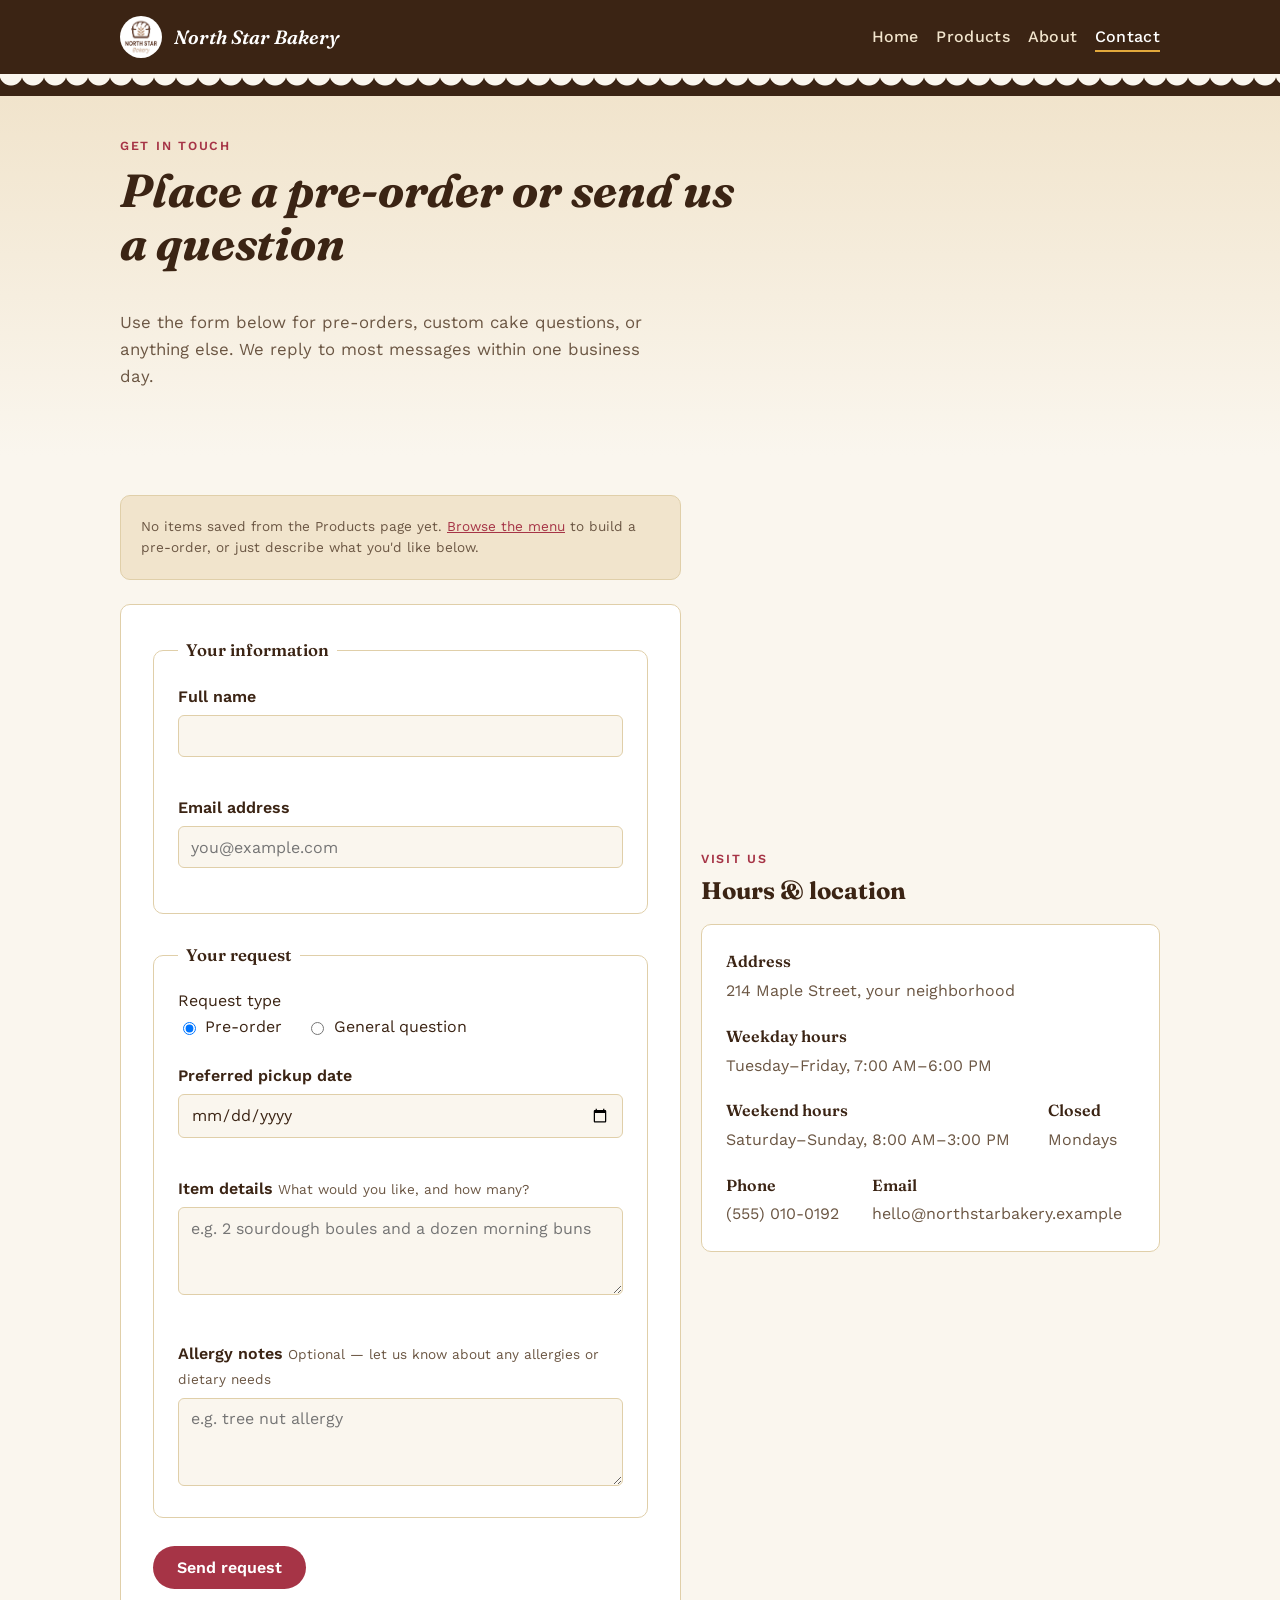
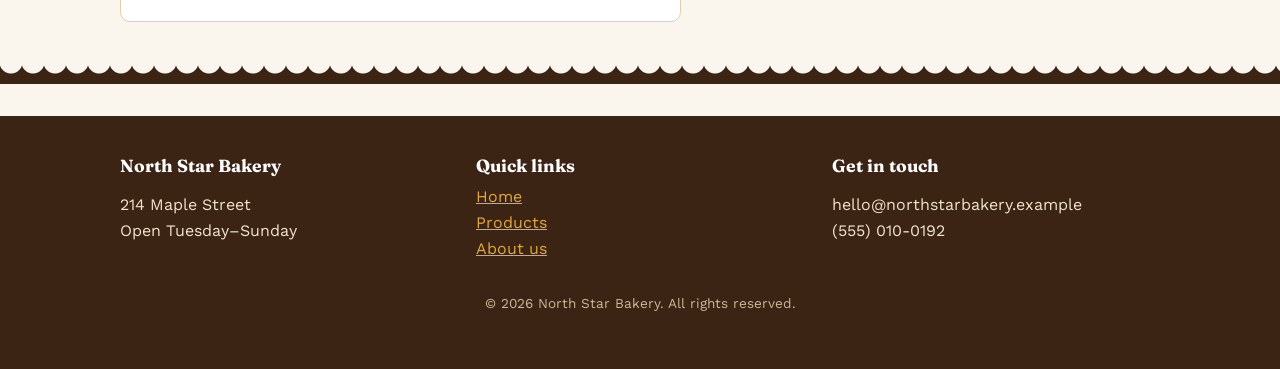
<file: contact.html>
<!DOCTYPE html>
<html lang="en">
<head>
  <meta charset="UTF-8" />
  <meta name="viewport" content="width=device-width, initial-scale=1.0" />
  <title>Contact &amp; Pre-Orders | North Star Bakery</title>
  <meta name="description" content="Contact North Star Bakery to place a pre-order or ask a general question. Find our hours and location." />
  <link rel="preconnect" href="https://fonts.googleapis.com" />
  <link href="https://fonts.googleapis.com/css2?family=Fraunces:ital,wght@0,500;0,600;1,600&family=Work+Sans:wght@400;500;600&display=swap" rel="stylesheet" />
  <link rel="stylesheet" href="css/style.css" />
</head>
<body>

  <header class="site-header">
    <div class="wrap">
      <a class="brand" href="index.html">
        <img src="images/bakery-logo.png" alt="North Star Bakery logo, a star above a loaf of bread" />
        <span class="brand-name">North Star Bakery</span>
      </a>
      <nav class="main-nav" aria-label="Primary">
        <ul>
          <li><a href="index.html">Home</a></li>
          <li><a href="products.html">Products</a></li>
          <li><a href="about.html">About</a></li>
          <li><a href="contact.html" aria-current="page">Contact<span id="cart-badge" class="cart-badge" hidden aria-live="polite"></span></a></li>
        </ul>
      </nav>
    </div>
  </header>
  <div class="scallop" role="presentation"></div>

  <main id="main-content">

    <section class="hero">
      <div class="wrap">
        <span class="section-eyebrow">Get in touch</span>
        <h1>Place a pre-order or send us a question</h1>
        <p class="lede">Use the form below for pre-orders, custom cake questions, or anything else. We reply to most messages within one business day.</p>
      </div>
    </section>

    <!-- Pre-order / inquiry form -->
    <section>
      <div class="wrap flex flex-2 align-center">

        <div>
          <div id="contact-order-summary"></div>
          <div id="form-success" class="media-block" role="status" tabindex="-1" hidden style="margin-bottom:1.5rem; border-color:var(--color-berry);">
            <strong>Thanks — your request has been received!</strong> We'll follow up by email to confirm your pickup details.
          </div>

          <form id="preorder-form" action="#" method="post" novalidate>

            <fieldset>
              <legend>Your information</legend>

              <div class="field">
                <label for="name">Full name</label>
                <input type="text" id="name" name="name" required autocomplete="name" aria-describedby="name-error" />
                <span id="name-error" class="field-error" role="alert"></span>
              </div>

              <div class="field">
                <label for="email">Email address</label>
                <input
                  type="email"
                  id="email"
                  name="email"
                  required
                  autocomplete="email"
                  placeholder="you@example.com"
                  aria-describedby="email-error"
                />
                <span id="email-error" class="field-error" role="alert"></span>
              </div>
            </fieldset>

            <fieldset>
              <legend>Your request</legend>

              <div class="field">
                <span id="request-type-label">Request type</span>
                <div class="radio-group" role="radiogroup" aria-labelledby="request-type-label">
                  <label>
                    <input type="radio" name="request-type" value="pre-order" checked required />
                    Pre-order
                  </label>
                  <label>
                    <input type="radio" name="request-type" value="general-question" />
                    General question
                  </label>
                </div>
              </div>

              <div class="field">
                <label for="pickup-date">Preferred pickup date</label>
                <input type="date" id="pickup-date" name="pickup-date" aria-describedby="pickup-date-error" />
                <span id="pickup-date-error" class="field-error" role="alert"></span>
              </div>

              <div class="field">
                <label for="item-details">
                  Item details
                  <span class="hint">What would you like, and how many?</span>
                </label>
                <textarea
                  id="item-details"
                  name="item-details"
                  required
                  minlength="5"
                  placeholder="e.g. 2 sourdough boules and a dozen morning buns"
                  aria-describedby="item-details-error"
                ></textarea>
                <span id="item-details-error" class="field-error" role="alert"></span>
              </div>

              <div class="field">
                <label for="allergy-notes">
                  Allergy notes
                  <span class="hint">Optional — let us know about any allergies or dietary needs</span>
                </label>
                <textarea id="allergy-notes" name="allergy-notes" placeholder="e.g. tree nut allergy"></textarea>
              </div>
            </fieldset>

            <button type="submit" class="button">Send request</button>
          </form>
        </div>

        <div>
          <span class="section-eyebrow">Visit us</span>
          <h2>Hours &amp; location</h2>
          <dl class="info-strip">
            <div>
              <dt>Address</dt>
              <dd>214 Maple Street, your neighborhood</dd>
            </div>
            <div>
              <dt>Weekday hours</dt>
              <dd>Tuesday–Friday, 7:00 AM–6:00 PM</dd>
            </div>
            <div>
              <dt>Weekend hours</dt>
              <dd>Saturday–Sunday, 8:00 AM–3:00 PM</dd>
            </div>
            <div>
              <dt>Closed</dt>
              <dd>Mondays</dd>
            </div>
            <div>
              <dt>Phone</dt>
              <dd>(555) 010-0192</dd>
            </div>
            <div>
              <dt>Email</dt>
              <dd>hello@northstarbakery.example</dd>
            </div>
          </dl>
        </div>

      </div>
    </section>

  </main>

  <div class="scallop" role="presentation"></div>
  <footer class="site-footer">
    <div class="wrap">
      <div>
        <h2>North Star Bakery</h2>
        <p>214 Maple Street<br />Open Tuesday–Sunday</p>
      </div>
      <div>
        <h2>Quick links</h2>
        <nav aria-label="Footer">
          <ul style="list-style:none; padding:0; margin:0;">
            <li><a href="index.html">Home</a></li>
            <li><a href="products.html">Products</a></li>
            <li><a href="about.html">About us</a></li>
          </ul>
        </nav>
      </div>
      <div>
        <h2>Get in touch</h2>
        <p>hello@northstarbakery.example<br />(555) 010-0192</p>
      </div>
    </div>
    <p class="copyright">&copy; 2026 North Star Bakery. All rights reserved.</p>
  </footer>
  <script src="js/app.js"></script>
</body>
</html>
</file>
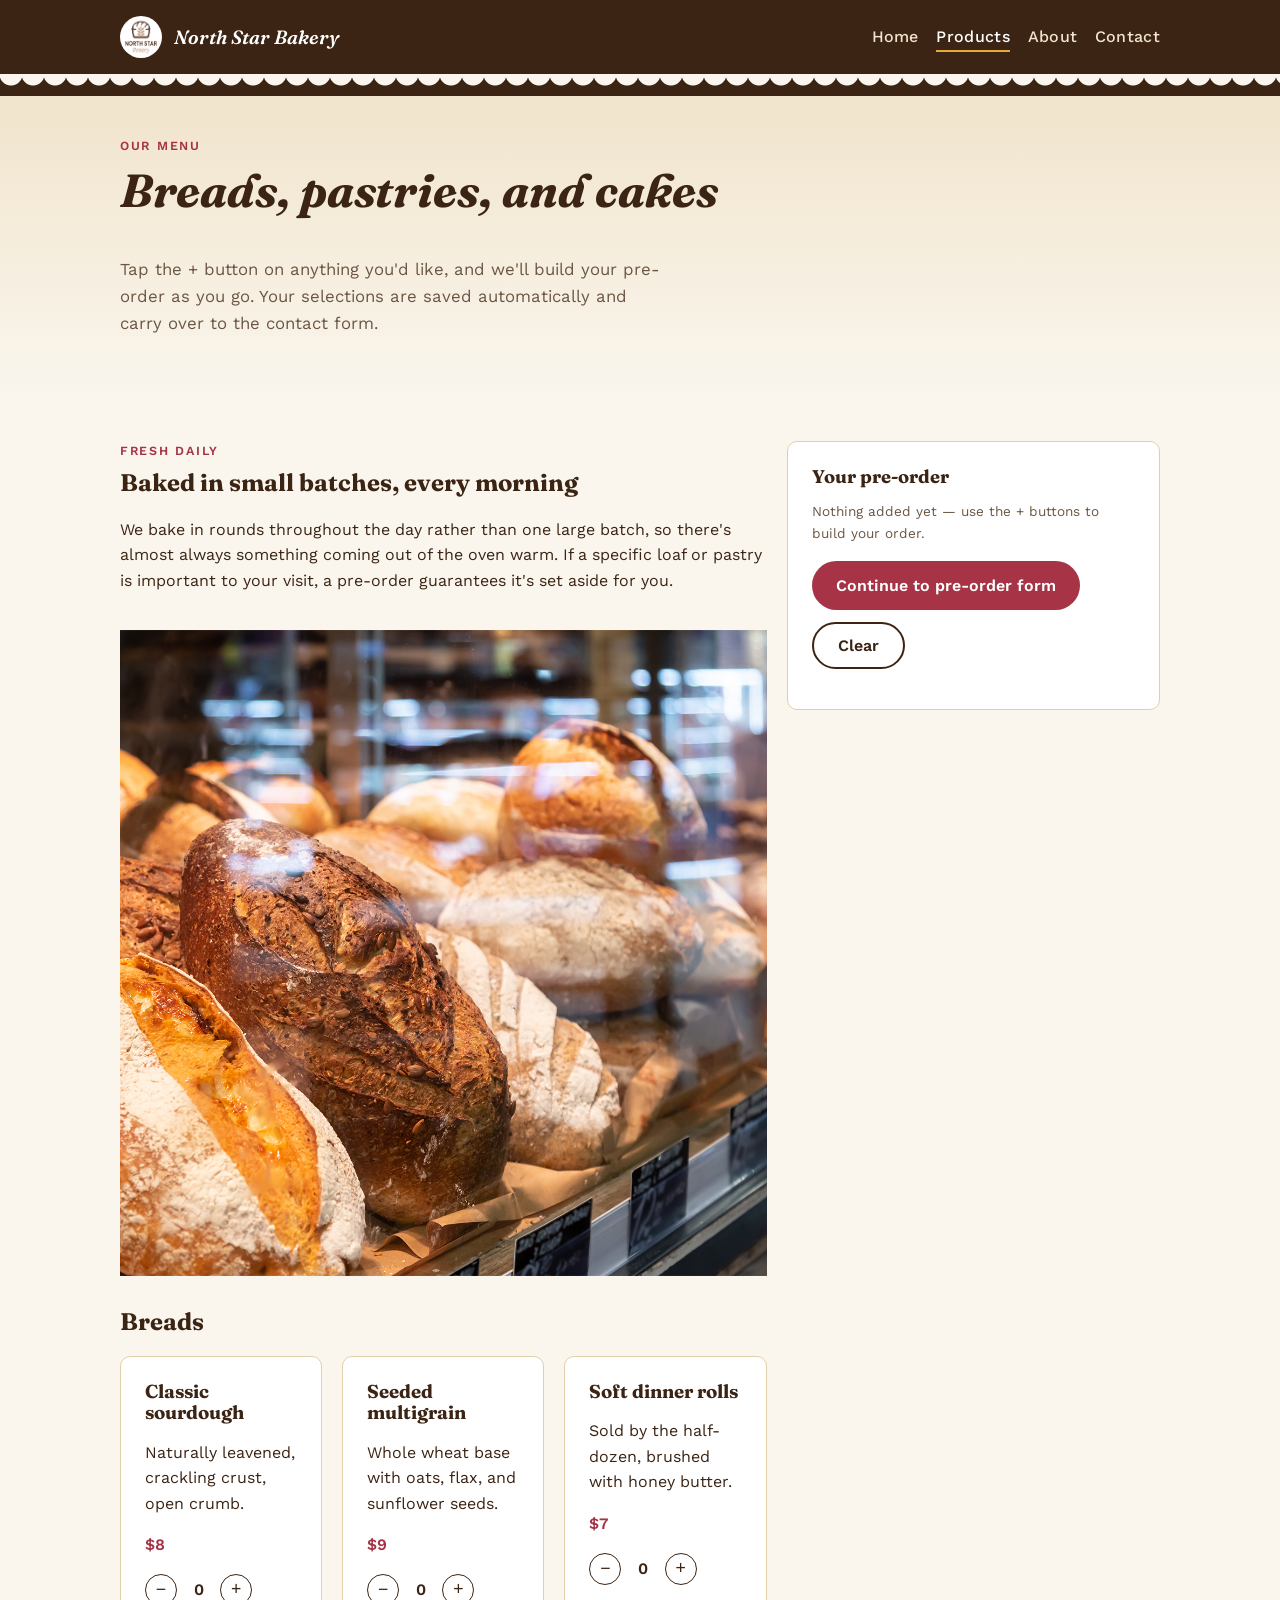
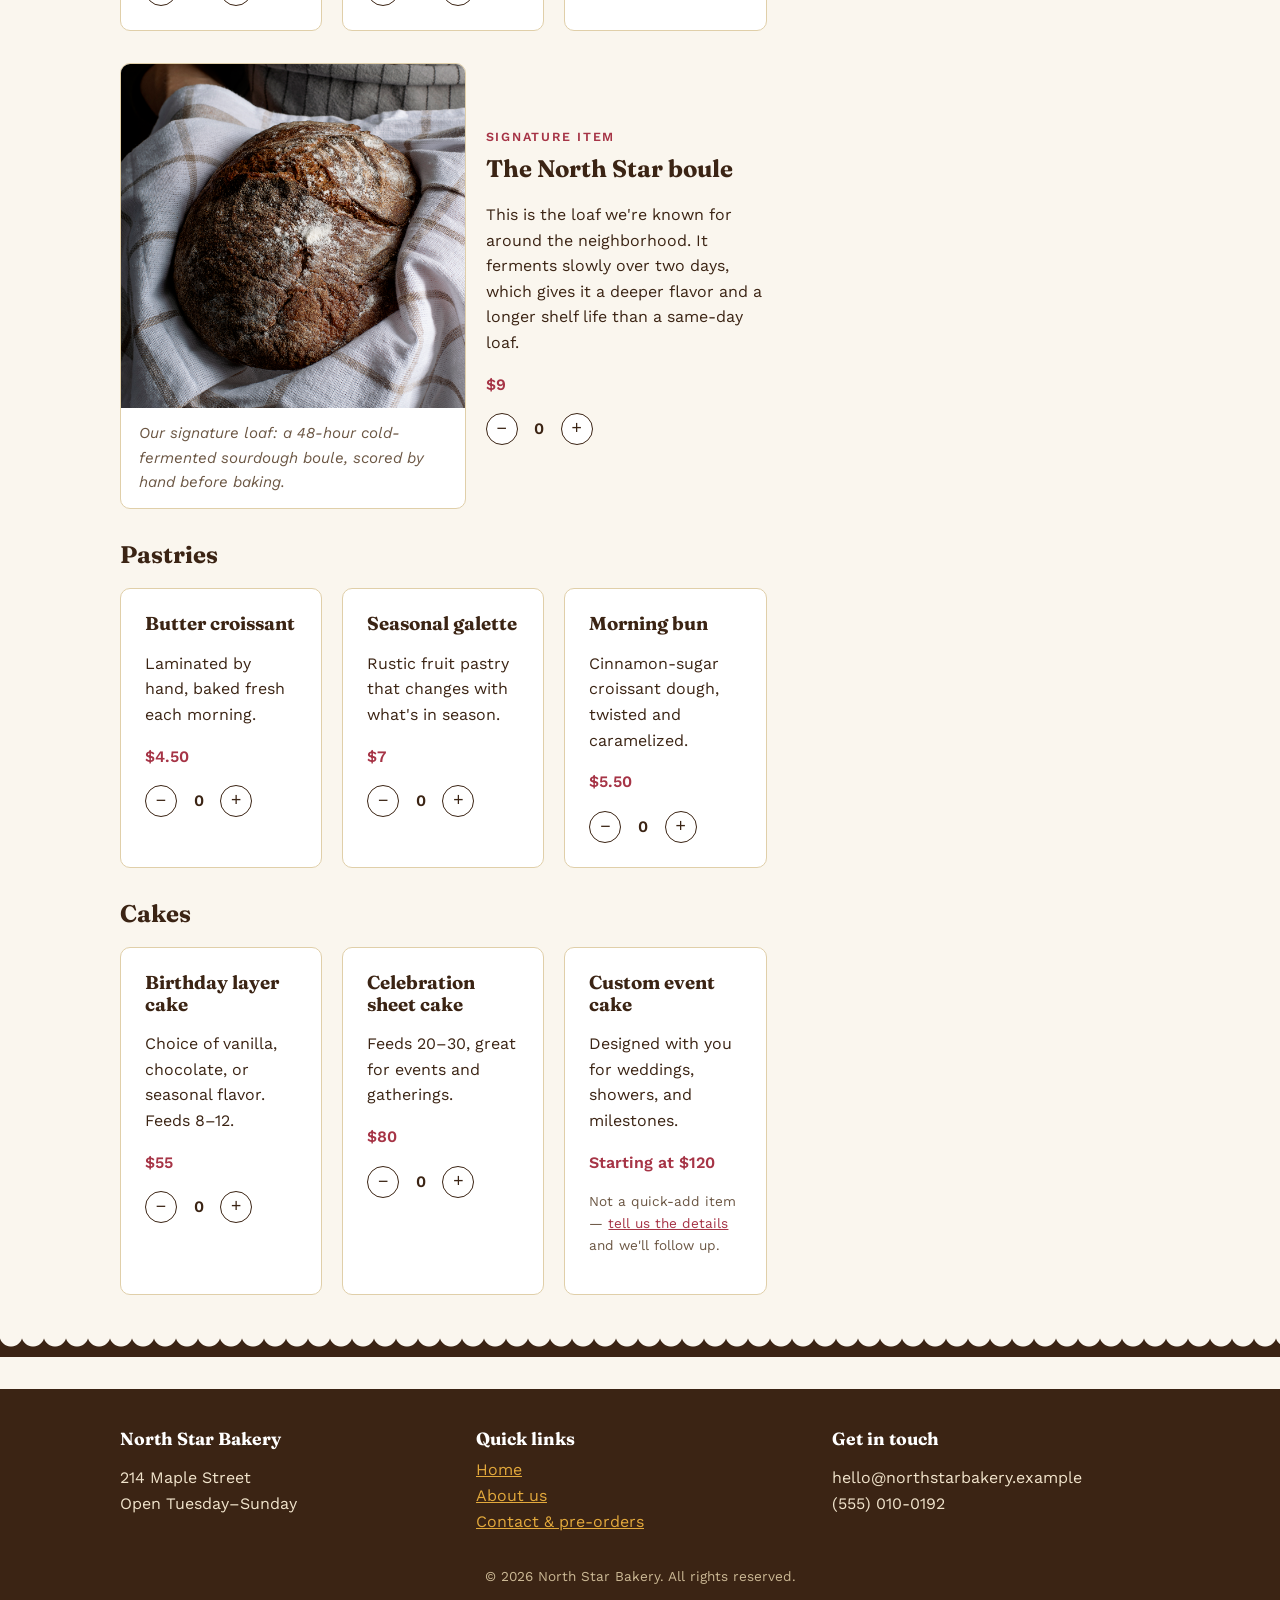
<file: products.html>
<!DOCTYPE html>
<html lang="en">
<head>
  <meta charset="UTF-8" />
  <meta name="viewport" content="width=device-width, initial-scale=1.0" />
  <title>Products | North Star Bakery</title>
  <meta name="description" content="Browse North Star Bakery's breads, pastries, and cakes, with pricing ranges and descriptions." />
  <link rel="preconnect" href="https://fonts.googleapis.com" />
  <link href="https://fonts.googleapis.com/css2?family=Fraunces:ital,wght@0,500;0,600;1,600&family=Work+Sans:wght@400;500;600&display=swap" rel="stylesheet" />
  <link rel="stylesheet" href="css/style.css" />
</head>
<body>

  <header class="site-header">
    <div class="wrap">
      <a class="brand" href="index.html">
        <img src="images/bakery-logo.png" alt="North Star Bakery logo, a star above a loaf of bread" />
        <span class="brand-name">North Star Bakery</span>
      </a>
      <nav class="main-nav" aria-label="Primary">
        <ul>
          <li><a href="index.html">Home</a></li>
          <li><a href="products.html" aria-current="page">Products</a></li>
          <li><a href="about.html">About</a></li>
          <li><a href="contact.html">Contact<span id="cart-badge" class="cart-badge" hidden aria-live="polite"></span></a></li>
        </ul>
      </nav>
    </div>
  </header>
  <div class="scallop" role="presentation"></div>

  <main id="main-content">

    <section class="hero">
      <div class="wrap">
        <span class="section-eyebrow">Our menu</span>
        <h1>Breads, pastries, and cakes</h1>
        <p class="lede">Tap the + button on anything you'd like, and we'll build your pre-order as you go. Your selections are saved automatically and carry over to the contact form.</p>
      </div>
    </section>

    <section>
      <div class="wrap flex flex-2 products-layout" style="align-items:flex-start;">
        <div>

          <!-- Product image -->
          <div class="flex flex-2 align-center" style="margin-bottom:2rem;">
            <div>
              <span class="section-eyebrow">Fresh daily</span>
              <h2>Baked in small batches, every morning</h2>
              <p>We bake in rounds throughout the day rather than one large batch, so there's almost always something coming out of the oven warm. If a specific loaf or pastry is important to your visit, a pre-order guarantees it's set aside for you.</p>
            </div>
            <img src="images/bakery-bread.jpg" alt="An assortment of freshly baked sourdough loaves cooling on a wire rack" />
          </div>

          <!-- Breads -->
          <h2>Breads</h2>
          <div class="flex flex-3">
            <div class="card">
              <h3>Classic sourdough</h3>
              <p>Naturally leavened, crackling crust, open crumb.</p>
              <p class="price">$8</p>
              <div class="qty-stepper">
                <button type="button" data-product-id="classic-sourdough" data-step="down" aria-label="Remove one Classic Sourdough">&minus;</button>
                <span class="qty-value" data-qty-for="classic-sourdough">0</span>
                <button type="button" data-product-id="classic-sourdough" data-step="up" aria-label="Add one Classic Sourdough">+</button>
              </div>
            </div>
            <div class="card">
              <h3>Seeded multigrain</h3>
              <p>Whole wheat base with oats, flax, and sunflower seeds.</p>
              <p class="price">$9</p>
              <div class="qty-stepper">
                <button type="button" data-product-id="seeded-multigrain" data-step="down" aria-label="Remove one Seeded Multigrain">&minus;</button>
                <span class="qty-value" data-qty-for="seeded-multigrain">0</span>
                <button type="button" data-product-id="seeded-multigrain" data-step="up" aria-label="Add one Seeded Multigrain">+</button>
              </div>
            </div>
            <div class="card">
              <h3>Soft dinner rolls</h3>
              <p>Sold by the half-dozen, brushed with honey butter.</p>
              <p class="price">$7</p>
              <div class="qty-stepper">
                <button type="button" data-product-id="dinner-rolls" data-step="down" aria-label="Remove one Soft Dinner Rolls">&minus;</button>
                <span class="qty-value" data-qty-for="dinner-rolls">0</span>
                <button type="button" data-product-id="dinner-rolls" data-step="up" aria-label="Add one Soft Dinner Rolls">+</button>
              </div>
            </div>
          </div>

          <!-- Signature loaf figure -->
          <div class="flex flex-2 align-center" style="margin:2rem 0;">
            <figure>
              <img src="images/bakery-signature-loaf.jpg" alt="A dark, deeply scored sourdough boule with a floured crust, North Star Bakery's signature loaf" />
              <figcaption>Our signature loaf: a 48-hour cold-fermented sourdough boule, scored by hand before baking.</figcaption>
            </figure>
            <div>
              <span class="section-eyebrow">Signature item</span>
              <h2>The North Star boule</h2>
              <p>This is the loaf we're known for around the neighborhood. It ferments slowly over two days, which gives it a deeper flavor and a longer shelf life than a same-day loaf.</p>
              <p class="price">$9</p>
              <div class="qty-stepper">
                <button type="button" data-product-id="signature-loaf" data-step="down" aria-label="Remove one North Star Boule">&minus;</button>
                <span class="qty-value" data-qty-for="signature-loaf">0</span>
                <button type="button" data-product-id="signature-loaf" data-step="up" aria-label="Add one North Star Boule">+</button>
              </div>
            </div>
          </div>

          <!-- Pastries -->
          <h2>Pastries</h2>
          <div class="flex flex-3">
            <div class="card">
              <h3>Butter croissant</h3>
              <p>Laminated by hand, baked fresh each morning.</p>
              <p class="price">$4.50</p>
              <div class="qty-stepper">
                <button type="button" data-product-id="butter-croissant" data-step="down" aria-label="Remove one Butter Croissant">&minus;</button>
                <span class="qty-value" data-qty-for="butter-croissant">0</span>
                <button type="button" data-product-id="butter-croissant" data-step="up" aria-label="Add one Butter Croissant">+</button>
              </div>
            </div>
            <div class="card">
              <h3>Seasonal galette</h3>
              <p>Rustic fruit pastry that changes with what's in season.</p>
              <p class="price">$7</p>
              <div class="qty-stepper">
                <button type="button" data-product-id="seasonal-galette" data-step="down" aria-label="Remove one Seasonal Galette">&minus;</button>
                <span class="qty-value" data-qty-for="seasonal-galette">0</span>
                <button type="button" data-product-id="seasonal-galette" data-step="up" aria-label="Add one Seasonal Galette">+</button>
              </div>
            </div>
            <div class="card">
              <h3>Morning bun</h3>
              <p>Cinnamon-sugar croissant dough, twisted and caramelized.</p>
              <p class="price">$5.50</p>
              <div class="qty-stepper">
                <button type="button" data-product-id="morning-bun" data-step="down" aria-label="Remove one Morning Bun">&minus;</button>
                <span class="qty-value" data-qty-for="morning-bun">0</span>
                <button type="button" data-product-id="morning-bun" data-step="up" aria-label="Add one Morning Bun">+</button>
              </div>
            </div>
          </div>

          <!-- Cakes -->
          <h2 style="margin-top:2rem;">Cakes</h2>
          <div class="flex flex-3">
            <div class="card">
              <h3>Birthday layer cake</h3>
              <p>Choice of vanilla, chocolate, or seasonal flavor. Feeds 8–12.</p>
              <p class="price">$55</p>
              <div class="qty-stepper">
                <button type="button" data-product-id="birthday-cake" data-step="down" aria-label="Remove one Birthday Layer Cake">&minus;</button>
                <span class="qty-value" data-qty-for="birthday-cake">0</span>
                <button type="button" data-product-id="birthday-cake" data-step="up" aria-label="Add one Birthday Layer Cake">+</button>
              </div>
            </div>
            <div class="card">
              <h3>Celebration sheet cake</h3>
              <p>Feeds 20–30, great for events and gatherings.</p>
              <p class="price">$80</p>
              <div class="qty-stepper">
                <button type="button" data-product-id="sheet-cake" data-step="down" aria-label="Remove one Celebration Sheet Cake">&minus;</button>
                <span class="qty-value" data-qty-for="sheet-cake">0</span>
                <button type="button" data-product-id="sheet-cake" data-step="up" aria-label="Add one Celebration Sheet Cake">+</button>
              </div>
            </div>
            <div class="card">
              <h3>Custom event cake</h3>
              <p>Designed with you for weddings, showers, and milestones.</p>
              <p class="price">Starting at $120</p>
              <p class="hint" style="margin-top:0.75rem;">Not a quick-add item — <a href="contact.html">tell us the details</a> and we'll follow up.</p>
            </div>
          </div>

        </div>

        <!-- Live order summary -->
        <aside id="order-summary" class="order-summary" aria-label="Your pre-order summary">
          <h2>Your pre-order</h2>
          <p id="order-summary-empty" class="hint">Nothing added yet — use the + buttons to build your order.</p>
          <ul id="order-summary-list"></ul>
          <p id="order-summary-total"></p>
          <p style="margin-top:1rem; display:flex; gap:0.75rem; flex-wrap:wrap;">
            <a class="button" href="contact.html">Continue to pre-order form</a>
            <button type="button" id="clear-order" class="button secondary">Clear</button>
          </p>
        </aside>

      </div>
    </section>

  </main>

  <div class="scallop" role="presentation"></div>
  <footer class="site-footer">
    <div class="wrap">
      <div>
        <h2>North Star Bakery</h2>
        <p>214 Maple Street<br />Open Tuesday–Sunday</p>
      </div>
      <div>
        <h2>Quick links</h2>
        <nav aria-label="Footer">
          <ul style="list-style:none; padding:0; margin:0;">
            <li><a href="index.html">Home</a></li>
            <li><a href="about.html">About us</a></li>
            <li><a href="contact.html">Contact &amp; pre-orders</a></li>
          </ul>
        </nav>
      </div>
      <div>
        <h2>Get in touch</h2>
        <p>hello@northstarbakery.example<br />(555) 010-0192</p>
      </div>
    </div>
    <p class="copyright">&copy; 2026 North Star Bakery. All rights reserved.</p>
  </footer>
  <script src="js/app.js"></script>
</body>
</html>
</file>
<file: css/style.css>
/* =========================================================
   North Star Bakery — shared stylesheet (Touchstone 3)
   Mobile-first, Flexbox layout, one media query breakpoint.

   Color palette (4 main colors):
     --color-cream    background
     --color-crust    dark brown — header/footer, body text, headings
     --color-berry    primary accent — buttons, links, prices
     --color-gold     secondary accent — focus states, dividers, highlights
   Typography (2 font families):
     --font-display   Fraunces  (headings, brand)
     --font-body      Work Sans (body copy, UI)
   ========================================================= */

:root {
  --color-cream: #faf6ee;
  --color-crust: #3b2414;
  --color-berry: #a63446;
  --color-gold: #e3a93c;

  /* tints/shades derived from the 4 main colors, not new hues */
  --color-cream-shade: #f1e4cc;
  --color-crust-soft: #6b5643;
  --color-border: #e0cfa9;

  --font-display: "Fraunces", Georgia, serif;
  --font-body: "Work Sans", "Segoe UI", sans-serif;

  --radius: 10px;
  --max-width: 1080px;
  --gap: 1.25rem;
}

*,
*::before,
*::after {
  box-sizing: border-box;
}

html {
  scroll-behavior: smooth;
}

body {
  margin: 0;
  font-family: var(--font-body);
  color: var(--color-crust);
  background: var(--color-cream);
  line-height: 1.6;
}

img,
video {
  max-width: 100%;
  display: block;
}

h1,
h2,
h3 {
  font-family: var(--font-display);
  color: var(--color-crust);
  line-height: 1.15;
  margin-top: 0;
}

a {
  color: var(--color-berry);
}

a:focus-visible,
button:focus-visible,
input:focus-visible,
textarea:focus-visible,
select:focus-visible {
  outline: 3px solid var(--color-gold);
  outline-offset: 2px;
}

.wrap {
  max-width: var(--max-width);
  margin: 0 auto;
  padding: 0 1.25rem;
}

/* ---------- Header / Nav (mobile-first: stacked, Flexbox column) ---------- */

.site-header {
  background: var(--color-crust);
  color: #fff;
}

.site-header .wrap {
  display: flex;
  flex-direction: column;
  align-items: flex-start;
  gap: 0.75rem;
  padding-top: 1rem;
  padding-bottom: 1rem;
}

.brand {
  display: flex;
  align-items: center;
  gap: 0.75rem;
  text-decoration: none;
  color: #fff;
}

.brand img {
  height: 42px;
  width: 42px;
  border-radius: 50%;
  background: var(--color-gold);
}

.brand-name {
  font-family: var(--font-display);
  font-size: 1.2rem;
  font-weight: 600;
  font-style: italic;
}

.main-nav ul {
  list-style: none;
  display: flex;
  flex-wrap: wrap;
  gap: 1.1rem;
  margin: 0;
  padding: 0;
}

.main-nav a {
  color: #f1e4cc;
  text-decoration: none;
  font-weight: 500;
  letter-spacing: 0.02em;
  padding-bottom: 4px;
  border-bottom: 2px solid transparent;
}

.main-nav a:hover,
.main-nav a[aria-current="page"] {
  border-bottom-color: var(--color-gold);
  color: #fff;
}

/* Scalloped divider — signature element evoking a pastry edge */
.scallop {
  height: 22px;
  background: var(--color-crust);
  background-image: radial-gradient(circle at 11px 0, var(--color-cream) 11px, transparent 12px);
  background-size: 22px 22px;
  background-repeat: repeat-x;
}

/* ---------- Hero (mobile-first: single column via Flexbox) ---------- */

.hero {
  background: linear-gradient(180deg, var(--color-cream-shade), var(--color-cream));
  padding: 2.5rem 0 3rem;
}

.hero .wrap.flex-2 {
  display: flex;
  flex-direction: column;
  gap: 1.75rem;
}

.hero h1 {
  font-size: clamp(1.7rem, 6vw, 2.9rem);
  font-style: italic;
  max-width: 22ch;
}

.hero .lede {
  font-size: 1.05rem;
  color: var(--color-crust-soft);
  max-width: 55ch;
}

.button {
  display: inline-block;
  background: var(--color-berry);
  color: #fff;
  text-decoration: none;
  padding: 0.75rem 1.5rem;
  border-radius: 999px;
  font-weight: 600;
  border: none;
  font-family: var(--font-body);
  font-size: 1rem;
  cursor: pointer;
}

.button:hover {
  background: #8a2837;
}

.button.secondary {
  background: transparent;
  color: var(--color-crust);
  border: 2px solid var(--color-crust);
}

.button.secondary:hover {
  background: var(--color-crust);
  color: #fff;
}

/* ---------- Sections ---------- */

section {
  padding: 2.5rem 0;
}

.section-alt {
  background: var(--color-cream-shade);
}

.section-eyebrow {
  text-transform: uppercase;
  letter-spacing: 0.14em;
  font-size: 0.78rem;
  color: var(--color-berry);
  font-weight: 600;
  margin-bottom: 0.5rem;
  display: block;
}

/* ---------- Flexbox layout system ----------
   Mobile-first: .flex wraps to a single column by default.
   At the tablet/desktop breakpoint, .flex-2 becomes two
   side-by-side columns and .flex-3 becomes three. */

.flex {
  display: flex;
  flex-wrap: wrap;
  gap: var(--gap);
}

.flex > * {
  flex: 1 1 100%;
}

.flex-3 > * {
  flex: 1 1 100%;
}

.flex-2 > * {
  flex: 1 1 100%;
}

.flex-2.align-center {
  align-items: center;
}

.card {
  background: #fff;
  border: 1px solid var(--color-border);
  border-radius: var(--radius);
  padding: 1.5rem;
  flex: 1 1 100%;
}

.card h3 {
  margin-bottom: 0.5rem;
}

.price {
  font-weight: 600;
  color: var(--color-berry);
}

/* ---------- Figure ---------- */

figure {
  margin: 0;
  background: #fff;
  border: 1px solid var(--color-border);
  border-radius: var(--radius);
  overflow: hidden;
  flex: 1 1 100%;
}

figure img {
  width: 100%;
  height: auto;
}

figcaption {
  padding: 0.85rem 1.1rem;
  font-size: 0.95rem;
  color: var(--color-crust-soft);
  font-style: italic;
}

/* ---------- Hours / location snippet ---------- */

.info-strip {
  display: flex;
  flex-direction: column;
  flex-wrap: wrap;
  gap: 1.25rem;
  background: #fff;
  border: 1px solid var(--color-border);
  border-radius: var(--radius);
  padding: 1.5rem;
}

.info-strip dt {
  font-weight: 600;
  color: var(--color-crust);
  font-family: var(--font-display);
}

.info-strip dd {
  margin: 0.2rem 0 0;
  color: var(--color-crust-soft);
}

/* ---------- Audio / Video ---------- */

.media-block {
  background: #fff;
  border: 1px solid var(--color-border);
  border-radius: var(--radius);
  padding: 1.5rem;
}

.media-block p.fallback {
  font-size: 0.95rem;
  color: var(--color-crust-soft);
}

audio,
video {
  width: 100%;
  border-radius: 6px;
}

/* ---------- Form ---------- */

form {
  background: #fff;
  border: 1px solid var(--color-border);
  border-radius: var(--radius);
  padding: 1.5rem;
}

fieldset {
  border: 1px solid var(--color-border);
  border-radius: var(--radius);
  padding: 1.25rem 1.5rem 1.5rem;
  margin: 0 0 1.75rem;
}

fieldset + fieldset {
  margin-top: 1.75rem;
}

legend {
  font-family: var(--font-display);
  font-weight: 600;
  color: var(--color-crust);
  padding: 0 0.5rem;
  font-size: 1.05rem;
}

.field {
  margin-bottom: 1.1rem;
}

.field:last-child {
  margin-bottom: 0;
}

label {
  display: block;
  font-weight: 600;
  margin-bottom: 0.35rem;
}

.hint {
  font-weight: 400;
  color: var(--color-crust-soft);
  font-size: 0.85rem;
}

input,
select,
textarea {
  width: 100%;
  font-family: var(--font-body);
  font-size: 1rem;
  padding: 0.65rem 0.75rem;
  border: 1px solid var(--color-border);
  border-radius: 6px;
  background: var(--color-cream);
  color: var(--color-crust);
}

textarea {
  resize: vertical;
  min-height: 5.5rem;
}

.radio-group {
  display: flex;
  gap: 1.5rem;
  flex-wrap: wrap;
}

.radio-group label {
  display: flex;
  align-items: center;
  gap: 0.4rem;
  font-weight: 400;
}

.radio-group input {
  width: auto;
}

/* ---------- Nav cart badge ---------- */

.main-nav a {
  position: relative;
}

.cart-badge {
  display: inline-block;
  background: var(--color-gold);
  color: var(--color-crust);
  font-size: 0.7rem;
  font-weight: 700;
  line-height: 1;
  padding: 0.2rem 0.4rem;
  border-radius: 999px;
  margin-left: 0.35rem;
  vertical-align: middle;
}

.cart-badge[hidden] {
  display: none;
}

/* ---------- Quantity stepper ---------- */

.qty-stepper {
  display: flex;
  align-items: center;
  gap: 0.6rem;
  margin-top: 0.75rem;
}

.qty-stepper button {
  width: 2rem;
  height: 2rem;
  border-radius: 50%;
  border: 1px solid var(--color-crust);
  background: #fff;
  color: var(--color-crust);
  font-size: 1.1rem;
  line-height: 1;
  cursor: pointer;
}

.qty-stepper button:hover {
  background: var(--color-crust);
  color: #fff;
}

.qty-stepper .qty-value {
  min-width: 1.5rem;
  text-align: center;
  font-weight: 600;
}

/* ---------- Order summary panel ---------- */

.order-summary {
  background: #fff;
  border: 1px solid var(--color-border);
  border-radius: var(--radius);
  padding: 1.5rem;
  position: sticky;
  top: 1rem;
}

.order-summary h2 {
  font-size: 1.15rem;
  margin-bottom: 0.75rem;
}

#order-summary-list {
  list-style: none;
  margin: 0 0 1rem;
  padding: 0;
}

.order-summary-row {
  display: flex;
  align-items: center;
  justify-content: space-between;
  gap: 0.75rem;
  padding: 0.5rem 0;
  border-bottom: 1px solid var(--color-border);
  font-size: 0.95rem;
}

.order-summary-row:last-child {
  border-bottom: none;
}

.order-summary-remove {
  background: none;
  border: none;
  color: var(--color-berry);
  font-size: 0.85rem;
  cursor: pointer;
  text-decoration: underline;
  padding: 0;
}

#order-summary-total {
  font-weight: 600;
  color: var(--color-crust);
}

/* ---------- Form validation feedback ---------- */

.field-error {
  display: block;
  color: var(--color-berry);
  font-size: 0.85rem;
  margin-top: 0.35rem;
  min-height: 1.1em;
}

input[aria-invalid="true"],
textarea[aria-invalid="true"] {
  border-color: var(--color-berry);
}

#contact-order-summary {
  background: var(--color-cream-shade);
  border: 1px solid var(--color-border);
  border-radius: var(--radius);
  padding: 1.25rem;
  margin-bottom: 1.5rem;
}

#contact-order-summary p {
  margin: 0;
}

@media (min-width: 700px) {
  .flex-2.products-layout > *:first-child {
    flex: 2 1 0;
  }
  .flex-2.products-layout > *:last-child {
    flex: 1 1 0;
  }
}

.site-footer {
  background: var(--color-crust);
  color: #f1e4cc;
  padding: 2.5rem 0;
  margin-top: 2rem;
}

.site-footer .wrap {
  display: flex;
  flex-direction: column;
  gap: 1.75rem;
}

.site-footer h2 {
  color: #fff;
  font-size: 1.1rem;
  margin-bottom: 0.5rem;
}

.site-footer a {
  color: var(--color-gold);
}

.site-footer .copyright {
  margin-top: 2rem;
  font-size: 0.85rem;
  color: #cbb894;
  text-align: center;
}

/* =========================================================
   Media query — larger screens (tablet and up)
   Mobile-first: base styles above are the small-screen
   layout; this query adds the wider, multi-column layout.
   ========================================================= */

@media (min-width: 700px) {
  .site-header .wrap {
    flex-direction: row;
    align-items: center;
    justify-content: space-between;
  }

  .hero .wrap.flex-2 {
    flex-direction: row;
    align-items: center;
  }

  .flex-2 > * {
    flex: 1 1 0;
  }

  .flex-2 > *:first-child {
    flex: 1.1 1 0;
  }

  .flex-2 > *:last-child {
    flex: 0.9 1 0;
  }

  .flex-3 > * {
    flex: 1 1 0;
  }

  .info-strip {
    flex-direction: row;
  }

  .info-strip > div {
    flex: 1 1 auto;
  }

  .site-footer .wrap {
    flex-direction: row;
  }

  .site-footer .wrap > div {
    flex: 1 1 0;
  }

  form {
    padding: 2rem;
  }

  .hero h1 {
    max-width: 20ch;
  }
}
</file>
